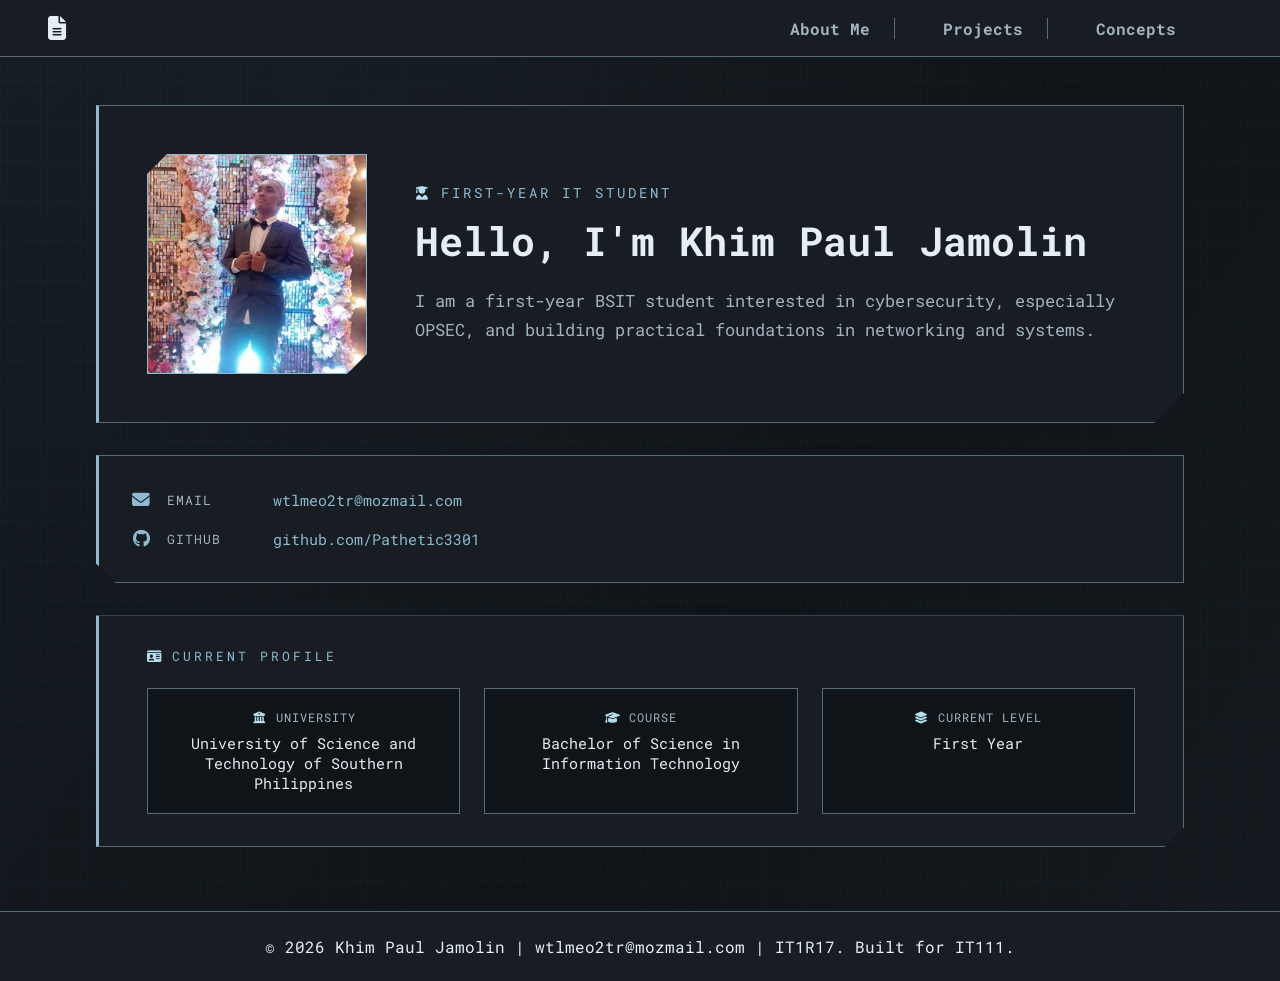
<file: index.html>
<!DOCTYPE html>
<html lang="en">
    <head>
        <meta charset="UTF-8">
        <meta name="viewport" content="width=device-width, initial-scale=1.0">
        <title>My Portfolio</title>
        <link rel="icon" type="image/svg+xml" href="images/favicon.svg">
        <!-- Fonts-->
        <link rel="preconnect" href="https://fonts.googleapis.com">
        <link rel="preconnect" href="https://fonts.gstatic.com" crossorigin>
        <link href="https://fonts.googleapis.com/css2?family=Roboto+Mono:wght@400;500;700&display=swap" rel="stylesheet">
        <link rel="stylesheet" href="https://cdnjs.cloudflare.com/ajax/libs/font-awesome/6.5.1/css/all.min.css">
        <!-- Link to the CSS files -->
        <link rel="stylesheet" href="css/variables.css">
        <link rel="stylesheet" href="css/base.css">
        <link rel="stylesheet" href="css/nav.css">
        <!-- Link to the Page Related CSS files -->
        <link rel="stylesheet" href="css/intro.css">
    </head>
    <body>
        <header>
            <nav class="navbar">
				<div class="logo-home">
					<a class="logo">
                        <i class="fa-solid fa-file-lines"></i>
						<span class="home-tooltip">You Are Here</span>
					</a>
				</div>

                <ul class="nav-links">
                    <li class="dropdown">
                        <a href="webpages/about.html">About Me</a>
                        <ul class="dropdown-menu">
                            <li><a href="webpages/about.html#interests">Interests</a></li>
                            <li><a href="webpages/about.html#education">Educational Background</a></li>
                            <li><a href="webpages/about.html#skills">Skills</a></li>
                            <li><a href="webpages/about.html#journey">Computing Journey</a></li>
                        </ul>
                    </li>

                    <li class="dropdown">
                        <a href="webpages/projects.html">Projects</a>
                        <ul class="dropdown-menu">
                            <li><a href="webpages/projects.html#projects">Projects</a></li>
                            <li><a href="webpages/projects.html#career-goal">Career Goal</a></li>
                        </ul>
                    </li>

                    <li class="dropdown">
                        <a href="webpages/concepts.html">Concepts</a>
                        <ul class="dropdown-menu">
                            <li><a href="webpages/concepts.html#history">History</a></li>
                            <li><a href="webpages/concepts.html#computer-systems">Computer Systems</a></li>
                            <li><a href="webpages/concepts.html#connected-world">Connected World</a></li>
                            <li><a href="webpages/concepts.html#cybersecurity">Cybersecurity</a></li>
                        </ul>
                    </li>
                </ul>
            </nav>
        </header>
        <main>
            <section class="intro">
                <img src="images/profile.jpg" alt="Photo of Khim Paul Jamolin" class="profile-pic">

                <div class="intro-text">
                <p class="status-label"><i class="fa-solid fa-user-graduate heading-icon" aria-hidden="true"></i>First-Year IT Student</p>
                <h1>Hello, I'm Khim Paul Jamolin</h1>
                <p class="statement">
                    I am a first-year BSIT student interested in cybersecurity, especially OPSEC,
                    and building practical foundations in networking and systems.
                </p>
                </div>
            </section>
            <section class="contact-panel">
                <ul class="contact-list">
                    <li>
                        <i class="fa-solid fa-envelope"></i>
                        <span class="contact-label">Email</span>
                        <a href="mailto:wtlmeo2tr@mozmail.com">wtlmeo2tr@mozmail.com</a>
                    </li>
                    <li>
                        <i class="fa-brands fa-github"></i>
                        <span class="contact-label">GitHub</span>
                        <a href="https://github.com/Pathetic3301" target="_blank" rel="noopener noreferrer">github.com/Pathetic3301</a>
                    </li>
                </ul>
            </section>
                <section class="loadout-panel">
                    <p class="panel-label"><i class="fa-solid fa-id-card heading-icon" aria-hidden="true"></i>Current Profile</p>

                    <div class="loadout-slots">
                            <div class="slot">
                            <p class="slot-label"><i class="fa-solid fa-building-columns heading-icon" aria-hidden="true"></i>University</p>
                            <p class="slot-value">University of Science and Technology of Southern Philippines</p>
                            </div>

                            <div class="slot">
                            <p class="slot-label"><i class="fa-solid fa-graduation-cap heading-icon" aria-hidden="true"></i>Course</p>
                            <p class="slot-value">Bachelor of Science in Information Technology</p>
                            </div>

                            <div class="slot">
                            <p class="slot-label"><i class="fa-solid fa-layer-group heading-icon" aria-hidden="true"></i>Current Level</p>
                            <p class="slot-value">First Year</p>
                            </div>
                    </div>
            </section>
            </main>

            <footer class="footer">
            <p>&copy; 2026 Khim Paul Jamolin | wtlmeo2tr@mozmail.com | IT1R17. Built for IT111.</p>
            </footer>
</body>
</html>
</file>
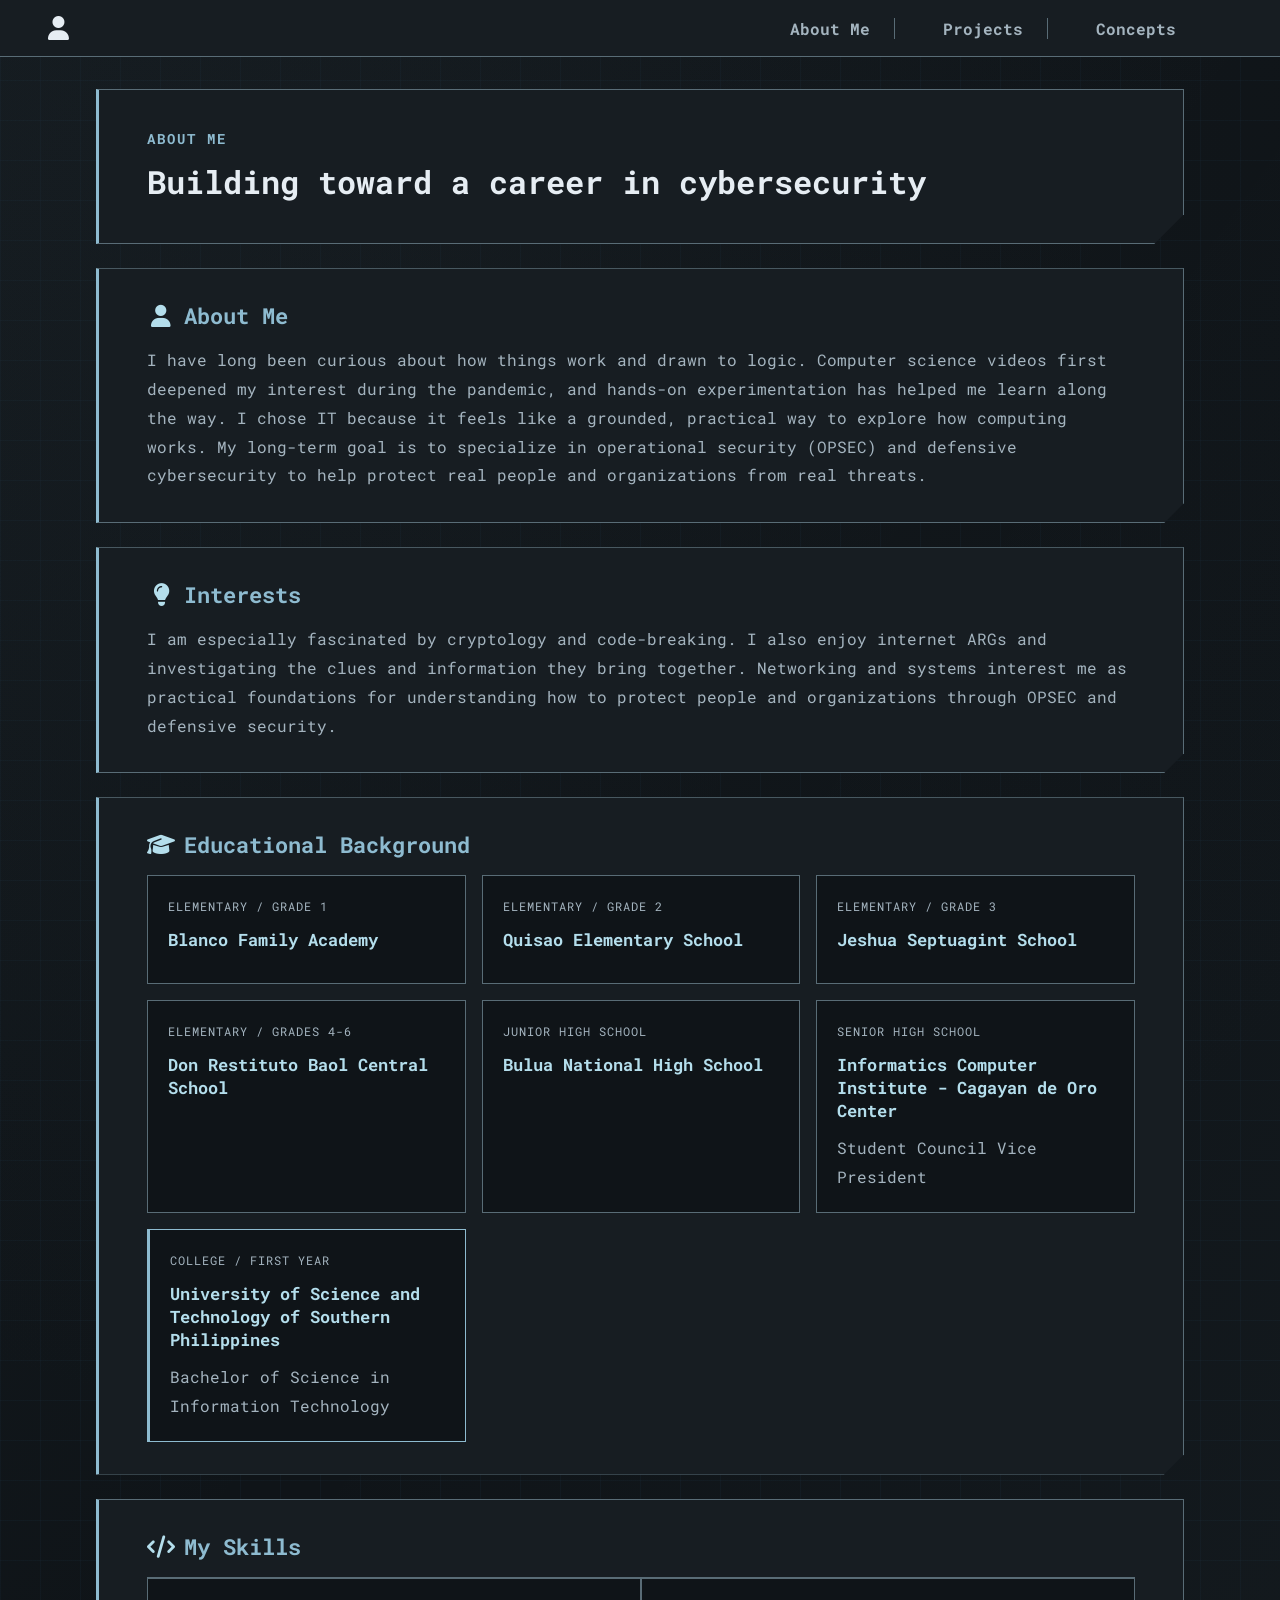
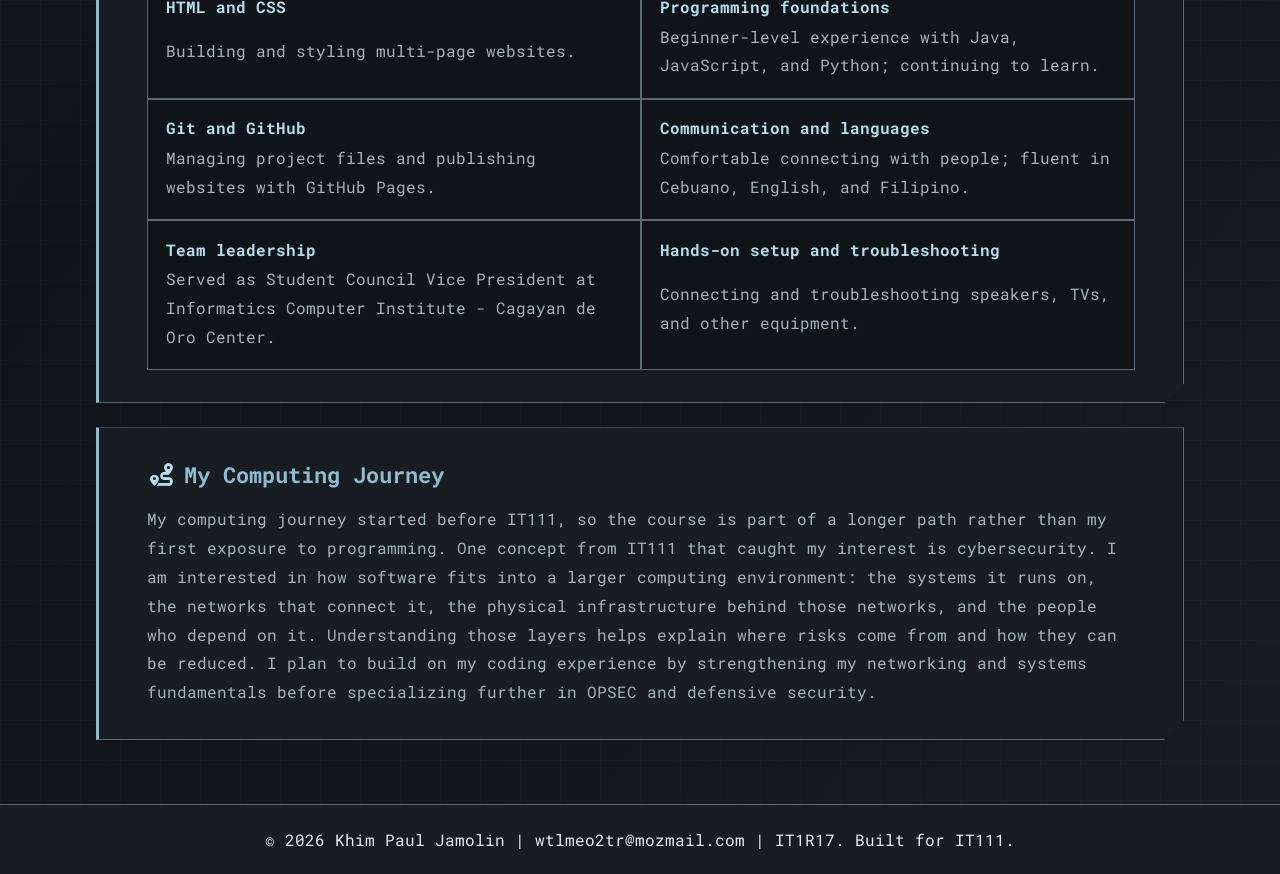
<file: webpages/about.html>
<!DOCTYPE html>
<html lang="en">
	<head>
		<meta charset="UTF-8">
		<meta name="viewport" content="width=device-width, initial-scale=1.0">
		<title>About Me | My Portfolio</title>
		<link rel="icon" type="image/svg+xml" href="../images/favicon.svg">
		<!-- Fonts-->
		<link rel="preconnect" href="https://fonts.googleapis.com">
		<link rel="preconnect" href="https://fonts.gstatic.com" crossorigin>
		<link href="https://fonts.googleapis.com/css2?family=Roboto+Mono:wght@400;500;700&display=swap" rel="stylesheet">
		<link rel="stylesheet" href="https://cdnjs.cloudflare.com/ajax/libs/font-awesome/6.5.1/css/all.min.css">
		<!-- Link to the CSS files -->
		<link rel="stylesheet" href="../css/variables.css">
		<link rel="stylesheet" href="../css/base.css">
		<link rel="stylesheet" href="../css/nav.css">
		<link rel="stylesheet" href="../css/content.css">
	</head>
	<body>
		<header>
			<nav class="navbar">
				<div class="logo-home">
					<a href="../index.html" class="logo">
						<i class="fa-solid fa-user"></i>
						<span class="home-tooltip">
							Return Home?
							<i class="fa-solid fa-house"></i>
						</span>
					</a>
				</div>

				<ul class="nav-links">
					<li class="dropdown">
						<a href="about.html">About Me</a>
						<ul class="dropdown-menu">
							<li><a href="about.html#interests">Interests</a></li>
							<li><a href="about.html#education">Educational Background</a></li>
							<li><a href="about.html#skills">Skills</a></li>
							<li><a href="about.html#journey">Computing Journey</a></li>
						</ul>
					</li>

					<li class="dropdown">
						<a href="projects.html">Projects</a>
						<ul class="dropdown-menu">
							<li><a href="projects.html#projects">Projects</a></li>
							<li><a href="projects.html#career-goal">Career Goal</a></li>
						</ul>
					</li>

					<li class="dropdown">
						<a href="concepts.html">Concepts</a>
						<ul class="dropdown-menu">
							<li><a href="concepts.html#history">History</a></li>
							<li><a href="concepts.html#computer-systems">Computer Systems</a></li>
							<li><a href="concepts.html#connected-world">Connected World</a></li>
							<li><a href="concepts.html#cybersecurity">Cybersecurity</a></li>
						</ul>
					</li>
				</ul>
			</nav>
		</header>
		<main class="content-page">
			<header class="content-intro">
				<p class="content-kicker">About Me</p>
				<h1>Building toward a career in cybersecurity</h1>
			</header>

			<section id="about-me" class="content-section">
				<h2><i class="fa-solid fa-user heading-icon" aria-hidden="true"></i>About Me</h2>
				<p>
					I have long been curious about how things work and drawn to logic. Computer science
					videos first deepened my interest during the pandemic, and hands-on experimentation
					has helped me learn along the way. I chose IT because it feels like a grounded,
					practical way to explore how computing works. My long-term goal is to specialize in
					operational security (OPSEC) and defensive cybersecurity to help protect real people
					and organizations from real threats.
				</p>
			</section>

			<section id="interests" class="content-section">
				<h2><i class="fa-solid fa-lightbulb heading-icon" aria-hidden="true"></i>Interests</h2>
				<p>
					I am especially fascinated by cryptology and code-breaking. I also enjoy internet
					ARGs and investigating the clues and information they bring together. Networking and
					systems interest me as practical foundations for understanding how to protect people
					and organizations through OPSEC and defensive security.
				</p>
			</section>

			<section id="education" class="content-section education-section">
				<h2><i class="fa-solid fa-graduation-cap heading-icon" aria-hidden="true"></i>Educational Background</h2>
				<div class="education-grid">
					<article class="education-entry">
						<p class="education-level">Elementary / Grade 1</p>
						<h3>Blanco Family Academy</h3>
					</article>
					<article class="education-entry">
						<p class="education-level">Elementary / Grade 2</p>
						<h3>Quisao Elementary School</h3>
					</article>
					<article class="education-entry">
						<p class="education-level">Elementary / Grade 3</p>
						<h3>Jeshua Septuagint School</h3>
					</article>
					<article class="education-entry">
						<p class="education-level">Elementary / Grades 4-6</p>
						<h3>Don Restituto Baol Central School</h3>
					</article>
					<article class="education-entry">
						<p class="education-level">Junior High School</p>
						<h3>Bulua National High School</h3>
					</article>
					<article class="education-entry">
						<p class="education-level">Senior High School</p>
						<h3>Informatics Computer Institute - Cagayan de Oro Center</h3>
						<p>Student Council Vice President</p>
					</article>
					<article class="education-entry education-current">
						<p class="education-level">College / First Year</p>
						<h3>University of Science and Technology of Southern Philippines</h3>
						<p>Bachelor of Science in Information Technology</p>
					</article>
				</div>
			</section>

			<section id="skills" class="content-section">
				<h2><i class="fa-solid fa-code heading-icon" aria-hidden="true"></i>My Skills</h2>
				<ul class="skills-list">
					<li><strong>HTML and CSS</strong><span>Building and styling multi-page websites.</span></li>
					<li><strong>Programming foundations</strong><span>Beginner-level experience with Java, JavaScript, and Python; continuing to learn.</span></li>
					<li><strong>Git and GitHub</strong><span>Managing project files and publishing websites with GitHub Pages.</span></li>
					<li><strong>Communication and languages</strong><span>Comfortable connecting with people; fluent in Cebuano, English, and Filipino.</span></li>
					<li><strong>Team leadership</strong><span>Served as Student Council Vice President at Informatics Computer Institute - Cagayan de Oro Center.</span></li>
					<li><strong>Hands-on setup and troubleshooting</strong><span>Connecting and troubleshooting speakers, TVs, and other equipment.</span></li>
				</ul>
			</section>

			<section id="journey" class="content-section">
				<h2><i class="fa-solid fa-route heading-icon" aria-hidden="true"></i>My Computing Journey</h2>
				<p>
					My computing journey started before IT111, so the course is part of a longer path
					rather than my first exposure to programming. One concept from IT111 that caught my
					interest is cybersecurity. I am interested in how software fits into a larger
					computing environment: the systems it runs on, the networks that connect it, the
					physical infrastructure behind those networks, and the people who depend on it.
					Understanding those layers helps explain where risks come from and how they can be
					reduced. I plan to build on my coding experience by strengthening my networking and
					systems fundamentals before specializing further in OPSEC and defensive security.
				</p>
			</section>
		</main>

		<footer class="footer">
			<p>&copy; 2026 Khim Paul Jamolin | wtlmeo2tr@mozmail.com | IT1R17. Built for IT111.</p>
		</footer>
	</body>
</html>
</file>
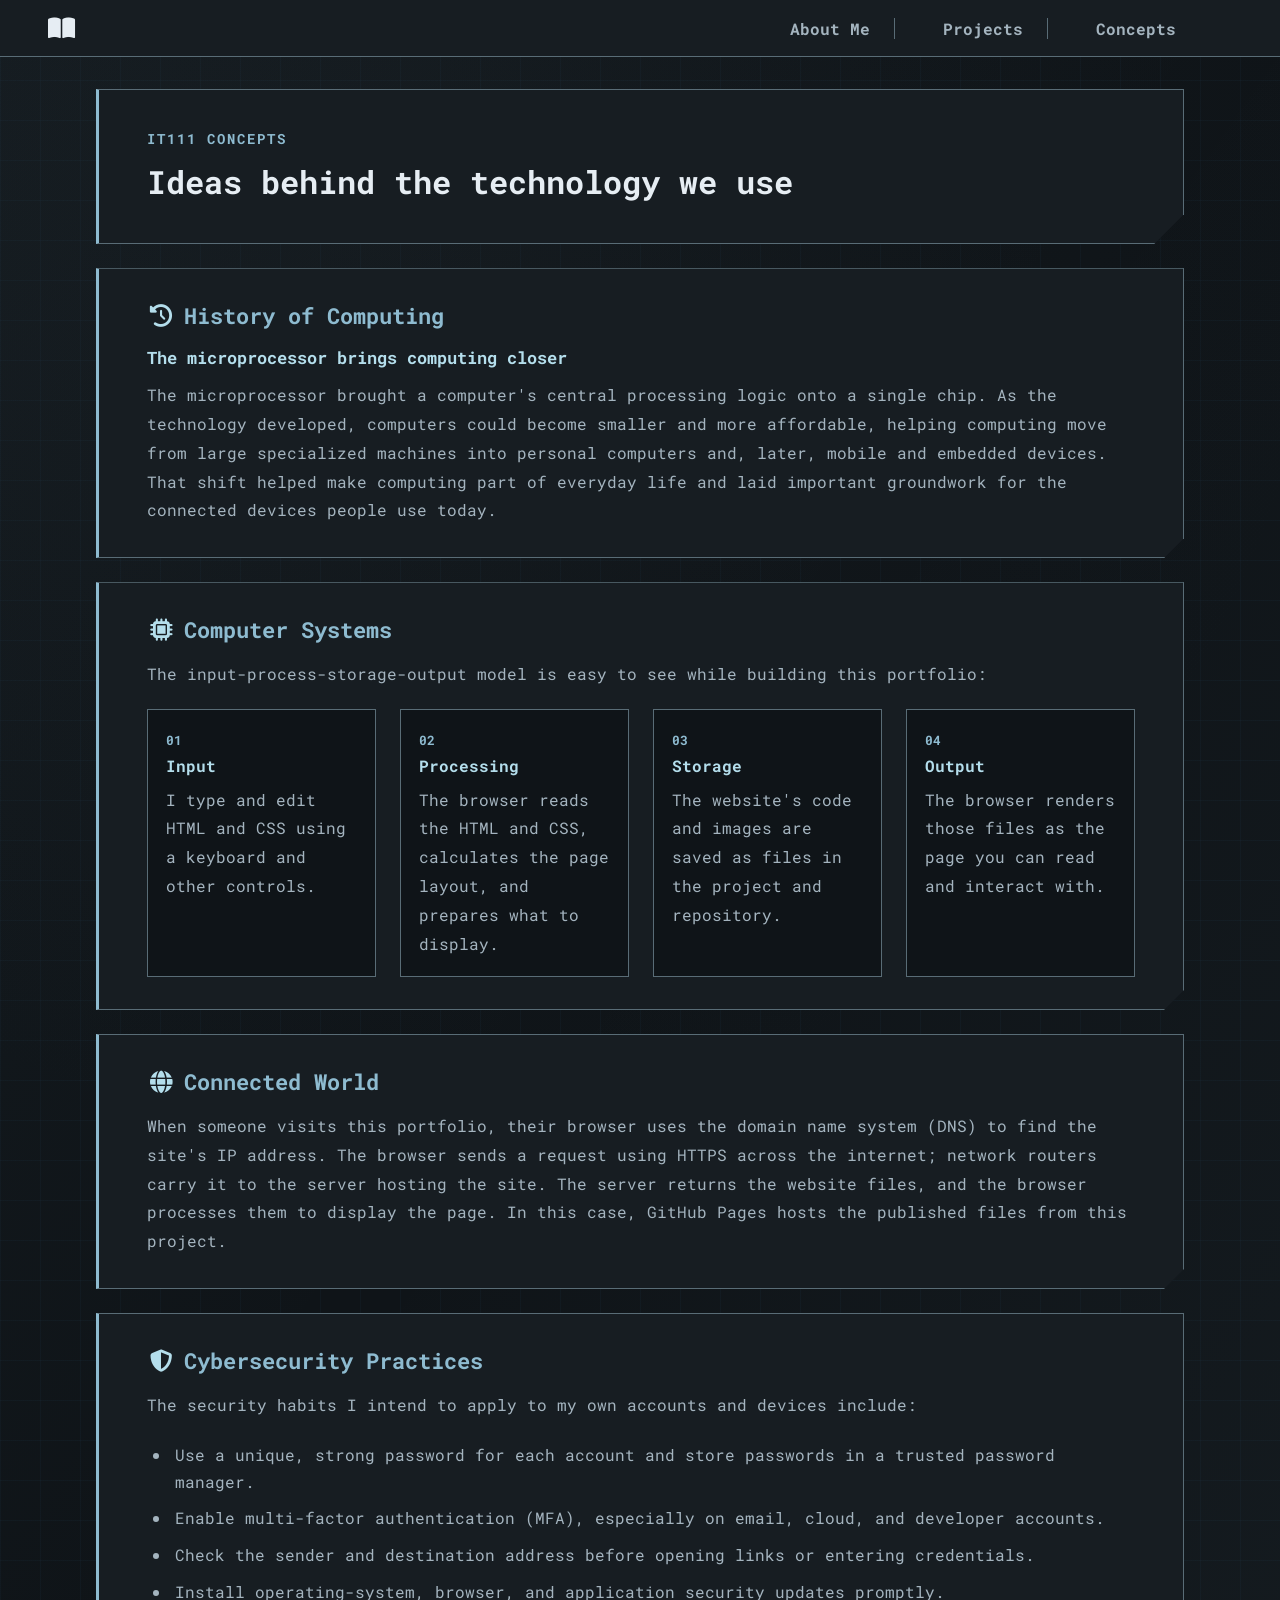
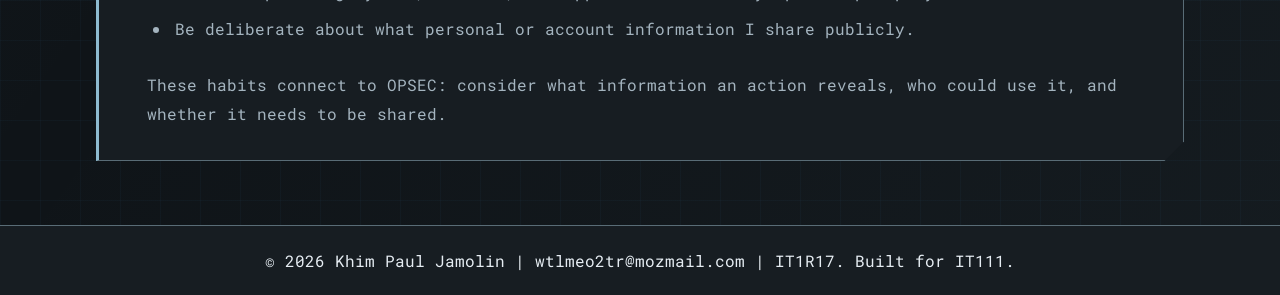
<file: webpages/concepts.html>
<!DOCTYPE html>
<html lang="en">
	<head>
		<meta charset="UTF-8">
		<meta name="viewport" content="width=device-width, initial-scale=1.0">
		<title>Concepts | My Portfolio</title>
		<link rel="icon" type="image/svg+xml" href="../images/favicon.svg">
		<!-- Fonts-->
		<link rel="preconnect" href="https://fonts.googleapis.com">
		<link rel="preconnect" href="https://fonts.gstatic.com" crossorigin>
		<link href="https://fonts.googleapis.com/css2?family=Roboto+Mono:wght@400;500;700&display=swap" rel="stylesheet">
		<link rel="stylesheet" href="https://cdnjs.cloudflare.com/ajax/libs/font-awesome/6.5.1/css/all.min.css">
		<!-- Link to the CSS files -->
		<link rel="stylesheet" href="../css/variables.css">
		<link rel="stylesheet" href="../css/base.css">
		<link rel="stylesheet" href="../css/nav.css">
		<link rel="stylesheet" href="../css/content.css">
	</head>
	<body>
		<header>
			<nav class="navbar">
				<div class="logo-home">
					<a href="../index.html" class="logo">
						<i class="fa-solid fa-book-open"></i>
						<span class="home-tooltip">
							Return Home?
							<i class="fa-solid fa-house"></i>
						</span>
					</a>
				</div>

				<ul class="nav-links">
					<li class="dropdown">
						<a href="about.html">About Me</a>
						<ul class="dropdown-menu">
							<li><a href="about.html#interests">Interests</a></li>
							<li><a href="about.html#education">Educational Background</a></li>
							<li><a href="about.html#skills">Skills</a></li>
							<li><a href="about.html#journey">Computing Journey</a></li>
						</ul>
					</li>

					<li class="dropdown">
						<a href="projects.html">Projects</a>
						<ul class="dropdown-menu">
							<li><a href="projects.html#projects">Projects</a></li>
							<li><a href="projects.html#career-goal">Career Goal</a></li>
						</ul>
					</li>

					<li class="dropdown">
						<a href="concepts.html">Concepts</a>
						<ul class="dropdown-menu">
							<li><a href="concepts.html#history">History</a></li>
							<li><a href="concepts.html#computer-systems">Computer Systems</a></li>
							<li><a href="concepts.html#connected-world">Connected World</a></li>
							<li><a href="concepts.html#cybersecurity">Cybersecurity</a></li>
						</ul>
					</li>
				</ul>
			</nav>
		</header>
		<main class="content-page">
			<header class="content-intro">
				<p class="content-kicker">IT111 Concepts</p>
				<h1>Ideas behind the technology we use</h1>
			</header>

			<section id="history" class="content-section">
				<h2><i class="fa-solid fa-clock-rotate-left heading-icon" aria-hidden="true"></i>History of Computing</h2>
				<h3>The microprocessor brings computing closer</h3>
				<p>
					The microprocessor brought a computer's central processing logic onto a single chip.
					As the technology developed, computers could become smaller and more affordable,
					helping computing move from large specialized machines into personal computers and,
					later, mobile and embedded devices. That shift helped make computing part of everyday
					life and laid important groundwork for the connected devices people use today.
				</p>
			</section>

			<section id="computer-systems" class="content-section">
				<h2><i class="fa-solid fa-microchip heading-icon" aria-hidden="true"></i>Computer Systems</h2>
				<p>
					The input-process-storage-output model is easy to see while building this portfolio:
				</p>
				<ol class="system-steps">
					<li><strong>Input</strong><span>I type and edit HTML and CSS using a keyboard and other controls.</span></li>
					<li><strong>Processing</strong><span>The browser reads the HTML and CSS, calculates the page layout, and prepares what to display.</span></li>
					<li><strong>Storage</strong><span>The website's code and images are saved as files in the project and repository.</span></li>
					<li><strong>Output</strong><span>The browser renders those files as the page you can read and interact with.</span></li>
				</ol>
			</section>

			<section id="connected-world" class="content-section">
				<h2><i class="fa-solid fa-globe heading-icon" aria-hidden="true"></i>Connected World</h2>
				<p>
					When someone visits this portfolio, their browser uses the domain name system (DNS)
					to find the site's IP address. The browser sends a request using HTTPS across the
					internet; network routers carry it to the server hosting the site. The server returns
					the website files, and the browser processes them to display the page. In this case,
					GitHub Pages hosts the published files from this project.
				</p>
			</section>

			<section id="cybersecurity" class="content-section">
				<h2><i class="fa-solid fa-shield-halved heading-icon" aria-hidden="true"></i>Cybersecurity Practices</h2>
				<p>
					The security habits I intend to apply to my own accounts and devices include:
				</p>
				<ul class="practice-list">
					<li>Use a unique, strong password for each account and store passwords in a trusted password manager.</li>
					<li>Enable multi-factor authentication (MFA), especially on email, cloud, and developer accounts.</li>
					<li>Check the sender and destination address before opening links or entering credentials.</li>
					<li>Install operating-system, browser, and application security updates promptly.</li>
					<li>Be deliberate about what personal or account information I share publicly.</li>
				</ul>
				<p>
					These habits connect to OPSEC: consider what information an action reveals, who could use it, and whether it needs to be shared.
				</p>
			</section>
		</main>

		<footer class="footer">
			<p>&copy; 2026 Khim Paul Jamolin | wtlmeo2tr@mozmail.com | IT1R17. Built for IT111.</p>
		</footer>
	</body>
</html>
</file>
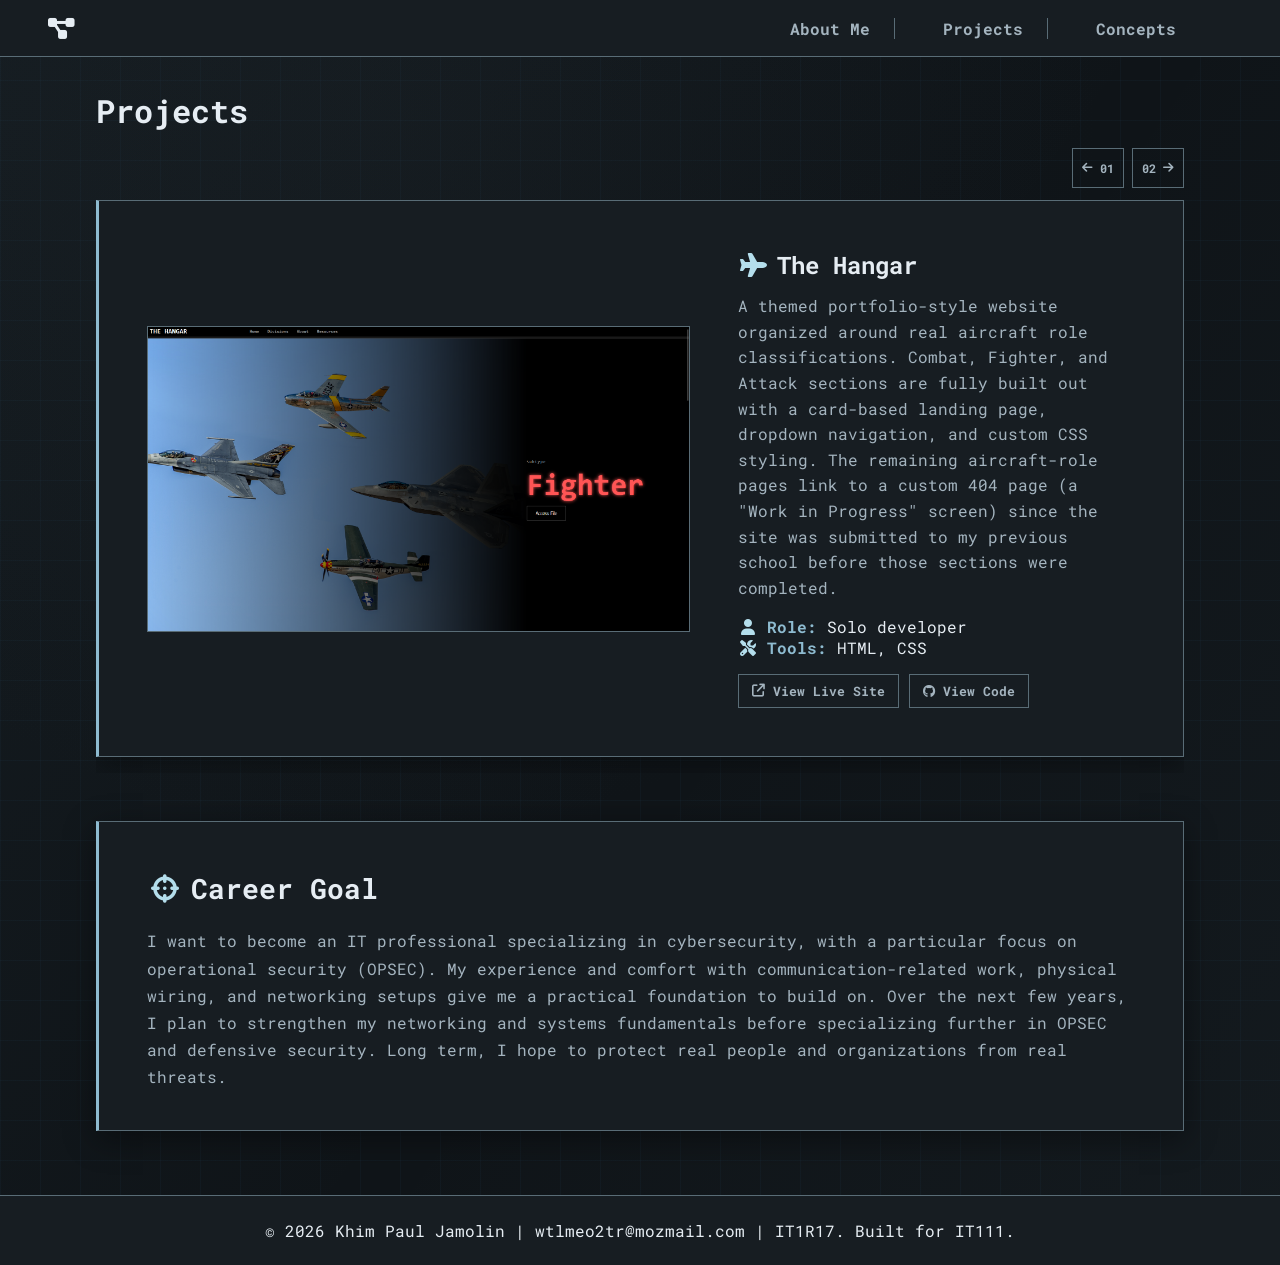
<file: webpages/projects.html>
<!DOCTYPE html>
<html lang="en">
	<head>
		<meta charset="UTF-8">
		<meta name="viewport" content="width=device-width, initial-scale=1.0">
		<title>Projects | My Portfolio</title>
		<link rel="icon" type="image/svg+xml" href="../images/favicon.svg">
		<!-- Fonts-->
		<link rel="preconnect" href="https://fonts.googleapis.com">
		<link rel="preconnect" href="https://fonts.gstatic.com" crossorigin>
		<link href="https://fonts.googleapis.com/css2?family=Roboto+Mono:wght@400;500;700&display=swap" rel="stylesheet">
		<!-- Link to Font Awesome Icon-->
		<link rel="stylesheet" href="https://cdnjs.cloudflare.com/ajax/libs/font-awesome/6.5.1/css/all.min.css">
		<!-- Link to the CSS files -->
		<link rel="stylesheet" href="../css/variables.css">
		<link rel="stylesheet" href="../css/base.css">
		<link rel="stylesheet" href="../css/nav.css">
		<!-- Link to the Page Related CSS files -->
		<link rel="stylesheet" href="../css/projects.css">
	</head>
	<body>
		<header>
			<nav class="navbar">
				<div class="logo-home">
					<a href="../index.html" class="logo">
						<i class="fa-solid fa-diagram-project"></i>
						<span class="home-tooltip">
							Return Home?
							<i class="fa-solid fa-house"></i>
						</span>
					</a>
				</div>

				<ul class="nav-links">
					<li class="dropdown">
						<a href="about.html">About Me</a>
						<ul class="dropdown-menu">
							<li><a href="about.html#interests">Interests</a></li>
							<li><a href="about.html#education">Educational Background</a></li>
							<li><a href="about.html#skills">Skills</a></li>
							<li><a href="about.html#journey">Computing Journey</a></li>
						</ul>
					</li>

					<li class="dropdown">
						<a href="projects.html">Projects</a>
						<ul class="dropdown-menu">
							<li><a href="projects.html#projects">Projects</a></li>
							<li><a href="projects.html#career-goal">Career Goal</a></li>
						</ul>
					</li>

					<li class="dropdown">
						<a href="concepts.html">Concepts</a>
						<ul class="dropdown-menu">
							<li><a href="concepts.html#history">History</a></li>
							<li><a href="concepts.html#computer-systems">Computer Systems</a></li>
							<li><a href="concepts.html#connected-world">Connected World</a></li>
							<li><a href="concepts.html#cybersecurity">Cybersecurity</a></li>
						</ul>
					</li>
				</ul>
			</nav>
		</header>

		<main>

			<div id="projects" class="project-carousel">
				<h1 class="project-page-title">Projects</h1>
				<nav class="carousel-navigation" aria-label="Project navigation">
					<a href="#project-1" class="carousel-nav-link" aria-label="Go to The Hangar project" title="The Hangar">
						<i class="fa-solid fa-arrow-left" aria-hidden="true"></i><span>01</span>
					</a>
					<a href="#project-2" class="carousel-nav-link" aria-label="Go to the Personal Portfolio Website project" title="Personal Portfolio Website">
						<span>02</span><i class="fa-solid fa-arrow-right" aria-hidden="true"></i>
					</a>
				</nav>
				<div class="carousel-track">
					<section id="project-1" class="project-card carousel-slide">
						<a href="https://pathetic3301.github.io/Website-PT/" target="_blank" rel="noopener noreferrer" class="project-image-wrapper" aria-label="Open The Hangar live site">
							<img src="../images/hangar-screenshot.png" alt="Screenshot of The Hangar website" class="project-image">
						</a>
						<div class="project-content">
							<h3><i class="fa-solid fa-plane heading-icon" aria-hidden="true"></i>The Hangar</h3>
							<p class="project-desc">
								A themed portfolio-style website organized around real aircraft role
								classifications. Combat, Fighter, and Attack sections are fully built out with a
								card-based landing page, dropdown navigation, and custom CSS styling. The remaining
								aircraft-role pages link to a custom 404 page (a "Work in Progress" screen) since
								the site was submitted to my previous school before those sections were completed.
							</p>
							<p><span class="project-label"><i class="fa-solid fa-user heading-icon" aria-hidden="true"></i>Role:</span> Solo developer</p>
							<p><span class="project-label"><i class="fa-solid fa-screwdriver-wrench heading-icon" aria-hidden="true"></i>Tools:</span> HTML, CSS</p>

							<div class="project-links">
								<a href="https://pathetic3301.github.io/Website-PT/" target="_blank" rel="noopener noreferrer" class="project-btn">
									<i class="fa-solid fa-arrow-up-right-from-square"></i> View Live Site
								</a>
								<a href="https://github.com/Pathetic3301/Website-PT" target="_blank" rel="noopener noreferrer" class="project-btn">
									<i class="fa-brands fa-github"></i> View Code
								</a>
							</div>
						</div>
					</section>

					<section id="project-2" class="project-card carousel-slide">
						<a href="https://pathetic3301.github.io/Midterm_Project/" target="_blank" rel="noopener noreferrer" class="project-image-wrapper" aria-label="Open the portfolio live site">
							<img src="../images/Project_Portfolio.png" alt="Screenshot of the Personal Portfolio Website homepage" class="project-image">
						</a>
						<div class="project-content">
							<h3><i class="fa-solid fa-laptop-code heading-icon" aria-hidden="true"></i>Personal Portfolio Website</h3>
							<p class="project-desc">
								An ongoing portfolio project that brings together my background, computing
								interests, and work in one place. I am continuing to build and refine its pages as
								I develop my skills in web design and front-end development.
							</p>
							<p><span class="project-label"><i class="fa-solid fa-hourglass-half heading-icon" aria-hidden="true"></i>Status:</span> Ongoing</p>
							<p><span class="project-label"><i class="fa-solid fa-user heading-icon" aria-hidden="true"></i>Role:</span> Designer and developer</p>
							<p><span class="project-label"><i class="fa-solid fa-screwdriver-wrench heading-icon" aria-hidden="true"></i>Tools:</span> HTML, CSS, Font Awesome</p>

							<div class="project-links">
								<a href="https://pathetic3301.github.io/Midterm_Project/" target="_blank" rel="noopener noreferrer" class="project-btn">
									<i class="fa-solid fa-arrow-up-right-from-square"></i> View Live Site
								</a>
								<a href="https://github.com/Pathetic3301/Midterm_Project" target="_blank" rel="noopener noreferrer" class="project-btn">
									<i class="fa-brands fa-github"></i> View Code
								</a>
							</div>
						</div>
					</section>
				</div>

			</div>

			<section id="career-goal" class="goal-panel">
				<h2><i class="fa-solid fa-crosshairs heading-icon" aria-hidden="true"></i>Career Goal</h2>
				<p class="goal-text">
					I want to become an IT professional specializing in cybersecurity, with a particular
					focus on operational security (OPSEC). My experience and comfort with
					communication-related work, physical wiring, and networking setups give me a
					practical foundation to build on. Over the next few years, I plan to strengthen my
					networking and systems fundamentals before specializing further in OPSEC and defensive
					security. Long term, I hope to protect real people and organizations from real threats.
				</p>
			</section>
		</main>

		<footer class="footer">
			<p>&copy; 2026 Khim Paul Jamolin | wtlmeo2tr@mozmail.com | IT1R17. Built for IT111.</p>
		</footer>
	</body>
</html>
</file>
<file: css/variables.css>
:root {
  --bg-primary: #0f1418;
  --bg-secondary: #171d22;
  --border: #596c76;

  --text-primary: #e6edf3;
  --text-secondary: #a4b4bf;

  --accent: #8ebbd0;
  --accent-hover: #b4deec;
  --silver: #b7c6cc;
  --alert: #8e3d3d;

  --site-width: min(85vw, 1500px);
  --transparent: transparent;
  --background-highlight: rgba(92, 125, 141, 0.11);
  --background-highlight-soft: rgba(127, 162, 179, 0.07);
  --background-glow: rgba(49, 57, 63, 0.1);
  --background-grid: rgba(77, 159, 224, 0.04);
  --shadow-raised: rgba(0, 0, 0, 0.3);
  --shadow-panel: rgba(0, 0, 0, 0.4);
  --glow-hover: rgba(127, 162, 179, 0.2);
}
</file>
<file: css/base.css>
* {
  margin: 0;
  padding: 0;
  box-sizing: border-box;
}

main {
  flex: 1;
}

body {
  display: flex;
  flex-direction: column;
  min-height: 100vh;
  font-family: 'Roboto Mono', monospace;
  color: var(--text-primary);
  background-color: var(--bg-primary);
  background-image:
    linear-gradient(125deg, var(--background-highlight) 0%, var(--transparent) 35%, var(--background-highlight-soft) 65%, var(--transparent) 100%),
    radial-gradient(circle at 30% 10%, var(--background-glow) 0%, var(--transparent) 50%),
    linear-gradient(var(--background-grid) 1px, var(--transparent) 1px),
    linear-gradient(90deg, var(--background-grid) 1px, var(--transparent) 1px);
  background-size: 240% 240%, auto, 40px 40px, 40px 40px;
  background-position: 0% 50%, 0 0, 0 0, 0 0;
  animation: background-drift 12s ease-in-out infinite alternate;
  cursor: default;
}

@keyframes background-drift {
  from {
    background-position: 0% 50%, 0 0, 0 0, 0 0;
  }

  to {
    background-position: 100% 50%, 0 0, 0 0, 0 0;
  }
}

.heading-icon {
  display: inline-block;
  width: 1.25em;
  margin-right: 0.55rem;
  color: var(--accent-hover);
  text-align: center;
}

.slot,
.education-entry,
.skills-list li,
.system-steps li {
  transition: transform 220ms ease, border-color 220ms ease, box-shadow 220ms ease;
}

.intro,
.contact-list,
.loadout-panel,
.content-intro,
.content-section,
.project-card,
.goal-panel {
  transition: border-color 220ms ease, box-shadow 220ms ease;
}

@media (hover: hover) and (prefers-reduced-motion: no-preference) {
  .slot:hover,
  .education-entry:hover,
  .skills-list li:hover,
  .system-steps li:hover {
    transform: translateY(-3px);
    border-color: var(--accent-hover);
    box-shadow: 0 10px 24px var(--shadow-raised);
  }

  .intro:hover,
  .contact-list:hover,
  .loadout-panel:hover,
  .content-intro:hover,
  .content-section:hover,
  .project-card:hover,
  .goal-panel:hover {
    border-color: var(--accent-hover);
    box-shadow: 0 0 24px var(--glow-hover);
  }
}

@media (prefers-reduced-motion: reduce) {
  body {
    animation: none;
  }

  .slot,
  .education-entry,
  .skills-list li,
  .system-steps li,
  .project-card,
  .intro,
  .contact-list,
  .loadout-panel,
  .content-intro,
  .content-section,
  .project-image-wrapper,
  .goal-panel {
    transition: none;
  }
}
</file>
<file: css/nav.css>
body > header {
  position: sticky;
  top: 0;
  z-index: 10000;
}

.navbar {
  display: flex;
  align-items: center;
  justify-content: space-between;
  padding: 1rem 4rem 1rem 3rem;
  background-color: var(--bg-secondary);
  border-bottom: 1px solid var(--border);
}
.logo {
  display: flex;
  align-items: center;
  font-size: 1.5rem;
  color: var(--text-primary);
  text-decoration: none;
  transition: color 0.5s ease;
}

.logo:hover {
  color: var(--accent);
}

.logo-home {
  position: relative;
  display: flex;
  align-items: center;
  color: var(--text-primary);
  cursor: default;
}

.home-tooltip {
  position: absolute;
  left: 100%;
  margin-left: 0.75rem;
  white-space: nowrap;
  font-size: 0.8rem;
  color: var(--text-secondary);
  opacity: 0;
  visibility: hidden;
  transform: translateX(-8px);
  transition: opacity 0.5s ease, transform 0.5s ease, visibility 0.5s;
}

.logo-home:hover .home-tooltip {
  opacity: 1;
  visibility: visible;
  transform: translateX(0);
}

.nav-links {
  display: flex;
  list-style: none;
  align-items: center;
  gap: 3rem;
  margin-right: 2.5rem;
}

.nav-links > li {
  padding-right: 1.5rem;
  border-right: 1px solid var(--border);
}

.nav-links > li > a {
  text-decoration: none;
  color: var(--text-secondary);
  font-weight: bold;
  transition: color 0.5s ease, letter-spacing 0.7s ease;
}

.nav-links > li:hover > a {
  color: var(--accent);
  letter-spacing: 3px;
} 

.nav-links > li:last-child {
  border-right: none;
  padding-right: 0;
}

.dropdown {
  position: relative;
}

.dropdown-menu {
  display: none;
  position: absolute;
  top: 100%;
  left: 0;
  background-color: var(--bg-secondary);
  border: 1px solid var(--border);
  border-radius: 6px;
  list-style: none;
  padding: 0.5rem 0;
  min-width: 180px;
  z-index: 10;
}

.dropdown:hover .dropdown-menu {
  display: block;
}

.dropdown-menu li a {
  display: block;
  padding: 0.5rem 1rem;
  color: var(--text-secondary);
  text-decoration: none;
  transition: background-color 0.2s ease, color 0.5s ease;
}

.dropdown-menu li a:hover {
  background-color: var(--bg-primary);
  color: var(--accent);
}

footer {
  display: flex;
  align-items: center;
  justify-content: center;
  padding: 1.5rem  3.5rem;
  background-color: var(--bg-secondary);
  border-top: 1px solid var(--border);
}

@media (max-width: 700px) {
  .navbar {
    gap: 1rem;
    padding: 0.75rem 1rem;
  }

  .nav-links {
    gap: 0.6rem;
    margin-right: 0;
  }

  .nav-links > li {
    padding-right: 0.6rem;
  }

  .nav-links > li > a {
    font-size: 0.8rem;
    white-space: nowrap;
  }

  .nav-links > li:hover > a {
    letter-spacing: 0;
  }
}
</file>
<file: css/intro.css>
.intro {
  display: flex;
  align-items: center;
  gap: 3rem;
  width: var(--site-width);
  margin: 3rem auto 0;
  padding: 3rem;
  background-color: var(--bg-secondary);
  border: 1px solid var(--border);
  border-left: 3px solid var(--accent);
  clip-path: polygon(0 0, 100% 0, 100% calc(100% - 30px), calc(100% - 30px) 100%, 0 100%);
}

.profile-pic {
  width: 220px;
  height: 220px;
  object-fit: cover;
  border: 1px solid var(--accent);
  clip-path: polygon(20px 0, 100% 0, 100% calc(100% - 20px), calc(100% - 20px) 100%, 0 100%, 0 20px);
  flex-shrink: 0;
}

.status-label {
  color: var(--accent);
  text-transform: uppercase;
  letter-spacing: 3px;
  font-size: 0.85rem;
  margin-bottom: 0.75rem;
}

.intro-text h1 {
  font-size: 2.5rem;
  margin-bottom: 1.25rem;
}

.statement {
  color: var(--text-secondary);
  line-height: 1.7;
  font-size: 1.05rem;
}

.contact-panel {
  width: var(--site-width);
  margin: 2rem auto 1.5rem;
}

.contact-list {
  list-style: none;
  background-color: var(--bg-secondary);
  border: 1px solid var(--border);
  border-left: 3px solid var(--accent);
  clip-path: polygon(0 0, 100% 0, 100% 100%, 20px 100%, 0 calc(100% - 20px));
  padding: 1.5rem 2rem;
  
}

.contact-list li {
  display: flex;
  align-items: center;
  gap: 1rem;
  padding: 0.6rem 0;
  font-size: 1rem;
}

.contact-list i {
  color: var(--accent);
  width: 20px;
  text-align: center;
  font-size: 1.1rem;
}

.contact-label {
  color: var(--text-secondary);
  width: 90px;
  flex-shrink: 0;
  text-transform: uppercase;
  font-size: 0.8rem;
  letter-spacing: 1px;
}

.contact-list a {
  color: var(--accent);
  text-decoration: none;
  font-size: 0.95rem;
}

.contact-list a:hover {
  text-decoration: none;
  cursor: pointer;
}

.loadout-panel {
  width: var(--site-width);
  margin: 2rem auto 4rem;
  padding: 2rem 3rem;
  background-color: var(--bg-secondary);
  border: 1px solid var(--border);
  border-left: 3px solid var(--accent);
  clip-path: polygon(0 0, 100% 0, 100% calc(100% - 20px), calc(100% - 20px) 100%, 0 100%);
}

.panel-label {
  color: var(--accent);
  text-transform: uppercase;
  letter-spacing: 3px;
  font-size: 0.8rem;
  margin-bottom: 1.5rem;
}

.loadout-slots {
  display: flex;
  gap: 1.5rem;
}

.slot {
  flex: 1;
  background-color: var(--bg-primary);
  border: 1px solid var(--border);
  padding: 1.25rem;
  text-align: center;
}

.slot-label {
  color: var(--text-secondary);
  text-transform: uppercase;
  letter-spacing: 1px;
  font-size: 0.75rem;
  margin-bottom: 0.5rem;
}

.slot-value {
  color: var(--text-primary);
  font-size: 0.95rem;
}

@media (max-width: 700px) {
  .intro {
    flex-direction: column;
    align-items: flex-start;
    gap: 1.5rem;
    padding: 1.5rem;
  }

  .contact-list {
    padding: 1.25rem;
  }

  .contact-list li {
    flex-wrap: wrap;
    gap: 0.6rem;
  }

  .contact-label {
    width: 70px;
  }

  .loadout-panel {
    padding: 1.5rem;
  }

  .loadout-slots {
    flex-direction: column;
    gap: 0.75rem;
  }
}
</file>
<file: css/content.css>
.content-page {
  width: var(--site-width);
  margin: 2rem auto 4rem;
  display: grid;
  gap: 1.5rem;
  overflow-wrap: anywhere;
}

.content-intro {
  padding: 2.5rem 3rem;
  background-color: var(--bg-secondary);
  border: 1px solid var(--border);
  border-left: 3px solid var(--accent);
  clip-path: polygon(0 0, 100% 0, 100% calc(100% - 30px), calc(100% - 30px) 100%, 0 100%);
}

.content-kicker {
  margin-bottom: 0.75rem;
  color: var(--accent);
  font-size: 0.85rem;
  font-weight: 700;
  letter-spacing: 2px;
  text-transform: uppercase;
}

.content-intro h1 {
  font-size: 2rem;
  line-height: 1.35;
}

.content-section {
  padding: 2rem 3rem;
  background-color: var(--bg-secondary);
  border: 1px solid var(--border);
  border-left: 3px solid var(--accent);
  clip-path: polygon(0 0, 100% 0, 100% calc(100% - 20px), calc(100% - 20px) 100%, 0 100%);
}

.content-section[id] {
  scroll-margin-top: 5rem;
}

.content-section h2 {
  margin-bottom: 1rem;
  color: var(--accent);
  font-size: 1.4rem;
}

.content-section h3 {
  margin-bottom: 0.75rem;
  color: var(--accent-hover);
  font-size: 1.05rem;
}

.content-section p,
.content-section li span {
  color: var(--text-secondary);
  line-height: 1.8;
}

.education-grid {
  display: grid;
  grid-template-columns: repeat(3, minmax(0, 1fr));
  gap: 1rem;
}

.education-entry {
  min-width: 0;
  padding: 1.25rem;
  background-color: var(--bg-primary);
  border: 1px solid var(--border);
}

.education-entry h3 {
  overflow-wrap: anywhere;
}

.education-level {
  margin-bottom: 0.65rem;
  color: var(--accent);
  font-size: 0.75rem;
  letter-spacing: 1px;
  text-transform: uppercase;
}

.education-current {
  border-color: var(--accent);
  border-left: 3px solid var(--accent);
}

.skills-list {
  display: grid;
  grid-template-columns: repeat(2, minmax(0, 1fr));
  list-style: none;
  border-top: 1px solid var(--border);
}

.skills-list li {
  display: grid;
  gap: 0.35rem;
  padding: 1.1rem;
  background-color: var(--bg-primary);
  border: 1px solid var(--border);
}

.skills-list strong,
.system-steps strong {
  color: var(--accent-hover);
}

.system-steps {
  display: grid;
  grid-template-columns: repeat(4, minmax(0, 1fr));
  gap: 1.5rem;
  margin-top: 1.25rem;
  padding: 0;
  list-style: none;
  counter-reset: system-step;
}

.system-steps li {
  min-width: 0;
  padding: 1.1rem;
  background-color: var(--bg-primary);
  border: 1px solid var(--border);
  counter-increment: system-step;
}

.system-steps strong {
  display: block;
  margin: 0.4rem 0 0.6rem;
}

.system-steps li::before {
  content: "0" counter(system-step);
  color: var(--accent);
  font-size: 0.8rem;
  font-weight: 700;
}

.practice-list {
  margin: 1rem 0 1.5rem;
  padding-left: 1.5rem;
}

.practice-list li {
  padding: 0.3rem 0 0.3rem 0.25rem;
  color: var(--text-secondary);
  line-height: 1.7;
}

@media (max-width: 700px) {
  .content-page {
    margin-top: 1.25rem;
    gap: 1rem;
  }

  .content-intro {
    padding: 1.75rem 1.5rem;
  }

  .content-section {
    padding: 1.5rem;
  }

  .content-intro h1 {
    font-size: 1.6rem;
  }

  .education-grid,
  .skills-list,
  .system-steps {
    grid-template-columns: 1fr;
  }

  .system-steps {
    gap: 0.75rem;
  }
}
</file>
<file: css/projects.css>
.project-carousel {
  width: var(--site-width);
  margin: 2rem auto;
  scroll-margin-top: 5rem;
}

.project-page-title {
  margin-bottom: 1rem;
  color: var(--text-primary);
  font-size: 2rem;
  line-height: 1.35;
}

.carousel-navigation {
  display: flex;
  justify-content: flex-end;
  gap: 0.5rem;
  margin-bottom: 0.75rem;
}

.carousel-nav-link {
  display: inline-flex;
  min-width: 3.25rem;
  min-height: 2.5rem;
  align-items: center;
  justify-content: center;
  gap: 0.45rem;
  padding: 0.4rem 0.55rem;
  border: 1px solid var(--border);
  color: var(--text-secondary);
  font-size: 0.75rem;
  font-weight: 700;
  text-decoration: none;
  transition: background-color 220ms ease, border-color 220ms ease, color 220ms ease, box-shadow 220ms ease;
}

.carousel-nav-link:hover,
.carousel-nav-link:focus-visible {
  background-color: var(--bg-primary);
  border-color: var(--accent-hover);
  color: var(--text-primary);
  box-shadow: 0 0 14px var(--glow-hover);
}

.carousel-nav-link:focus-visible {
  outline: 2px solid var(--accent-hover);
  outline-offset: 2px;
}

.carousel-track {
  display: flex;
  overflow-x: auto;
  scroll-snap-type: x mandatory;
  gap: 3rem;
  scroll-behavior: smooth;
  -webkit-overflow-scrolling: touch;
  padding-bottom: 1rem;
  scrollbar-width: auto;
  scrollbar-color: var(--accent) var(--bg-primary);
}

.carousel-track::-webkit-scrollbar {
  height: 12px;
  display: block;
}

.carousel-track::-webkit-scrollbar-track {
  background: var(--bg-primary);
  border-radius: 999px;
  border: 1px solid var(--border);
}

.carousel-track::-webkit-scrollbar-thumb {
  background: var(--accent);
  border-radius: 999px;
  border: 2px solid var(--bg-primary);
  min-width: 40px;
}

.carousel-track::-webkit-scrollbar-thumb:hover {
  background: var(--text-primary);
}

.project-card {
  flex: 0 0 100%;
  scroll-snap-align: center;
  scroll-margin-top: 7.5rem;
  display: flex;
  align-items: center;
  gap: 3rem;
  padding: 3rem;
  background-color: var(--bg-secondary);
  border: 1px solid var(--border);
  border-left: 3px solid var(--accent);
  box-shadow: 0 8px 30px var(--shadow-panel);
}

.project-image-wrapper {
  display: block;
  width: 55%;
  aspect-ratio: 16 / 9;
  overflow: hidden;
  border: 1px solid var(--border);
  flex-shrink: 0;
  transition: border-color 220ms ease, box-shadow 220ms ease;
}

.project-image-wrapper:hover,
.project-image-wrapper:focus-visible {
  border-color: var(--accent-hover);
  box-shadow: 0 0 18px var(--glow-hover);
}

.project-image-wrapper:focus-visible {
  outline: 2px solid var(--accent-hover);
  outline-offset: 3px;
}

.project-image {
  width: 100%;
  height: 100%;
  object-fit: cover;
  display: block;
}

.project-content h3 {
  font-size: 1.5rem;
  margin-bottom: 0.75rem;
}

.project-desc {
  color: var(--text-secondary);
  line-height: 1.6;
  margin-bottom: 1rem;
}

.project-label {
  color: var(--accent);
  font-weight: bold;
}

.project-links {
  display: flex;
  flex-wrap: wrap;
  gap: 0.65rem;
  margin-top: 1rem;
}

.project-btn {
  display: inline-flex;
  align-items: center;
  gap: 0.5rem;
  padding: 0.5rem 0.8rem;
  border: 1px solid var(--border);
  color: var(--text-secondary);
  text-decoration: none;
  font-size: 0.8rem;
  font-weight: bold;
  transition: background-color 220ms ease, border-color 220ms ease, color 220ms ease, box-shadow 220ms ease;
}

.project-btn:hover,
.project-btn:focus-visible {
  background-color: var(--bg-primary);
  border-color: var(--accent-hover);
  color: var(--text-primary);
  box-shadow: 0 0 14px var(--glow-hover);
}

.project-btn:focus-visible {
  outline: 2px solid var(--accent-hover);
  outline-offset: 2px;
}

.goal-panel {
  width: var(--site-width);
  margin: 3rem auto 4rem;
  padding: 2.5rem 3rem;
  background-color: var(--bg-secondary);
  border: 1px solid var(--border);
  border-left: 3px solid var(--accent);
  box-shadow: 0 8px 30px var(--shadow-panel);
}

.goal-panel h2 {
  font-size: 1.75rem;
  margin: 0.5rem 0 1.25rem;
}

.goal-text {
  color: var(--text-secondary);
  line-height: 1.7;
}

@media (max-width: 700px) {
  .project-card {
    flex-direction: column;
    align-items: stretch;
    gap: 1.5rem;
    padding: 1.5rem;
  }

  .project-image-wrapper {
    width: 100%;
  }

  .project-links {
    flex-wrap: wrap;
  }

  .goal-panel {
    padding: 1.5rem;
  }
}
</file>
